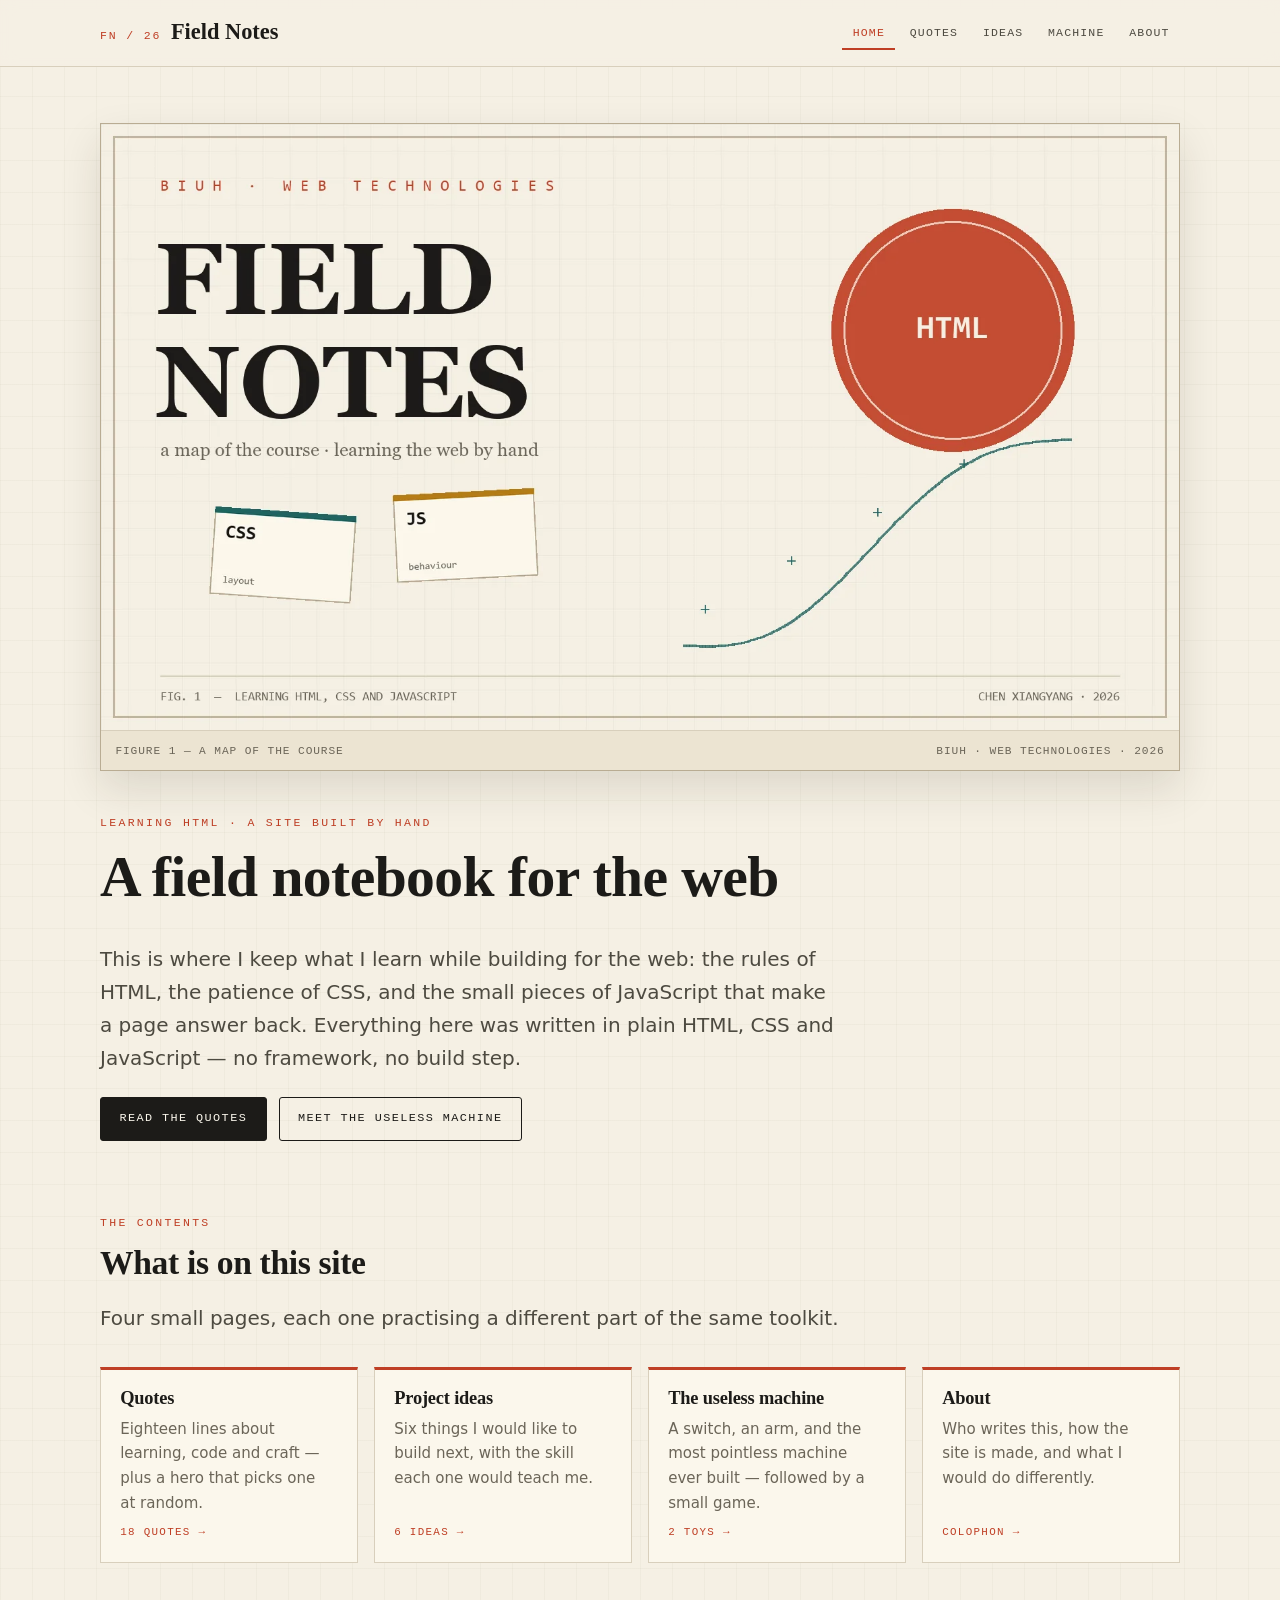
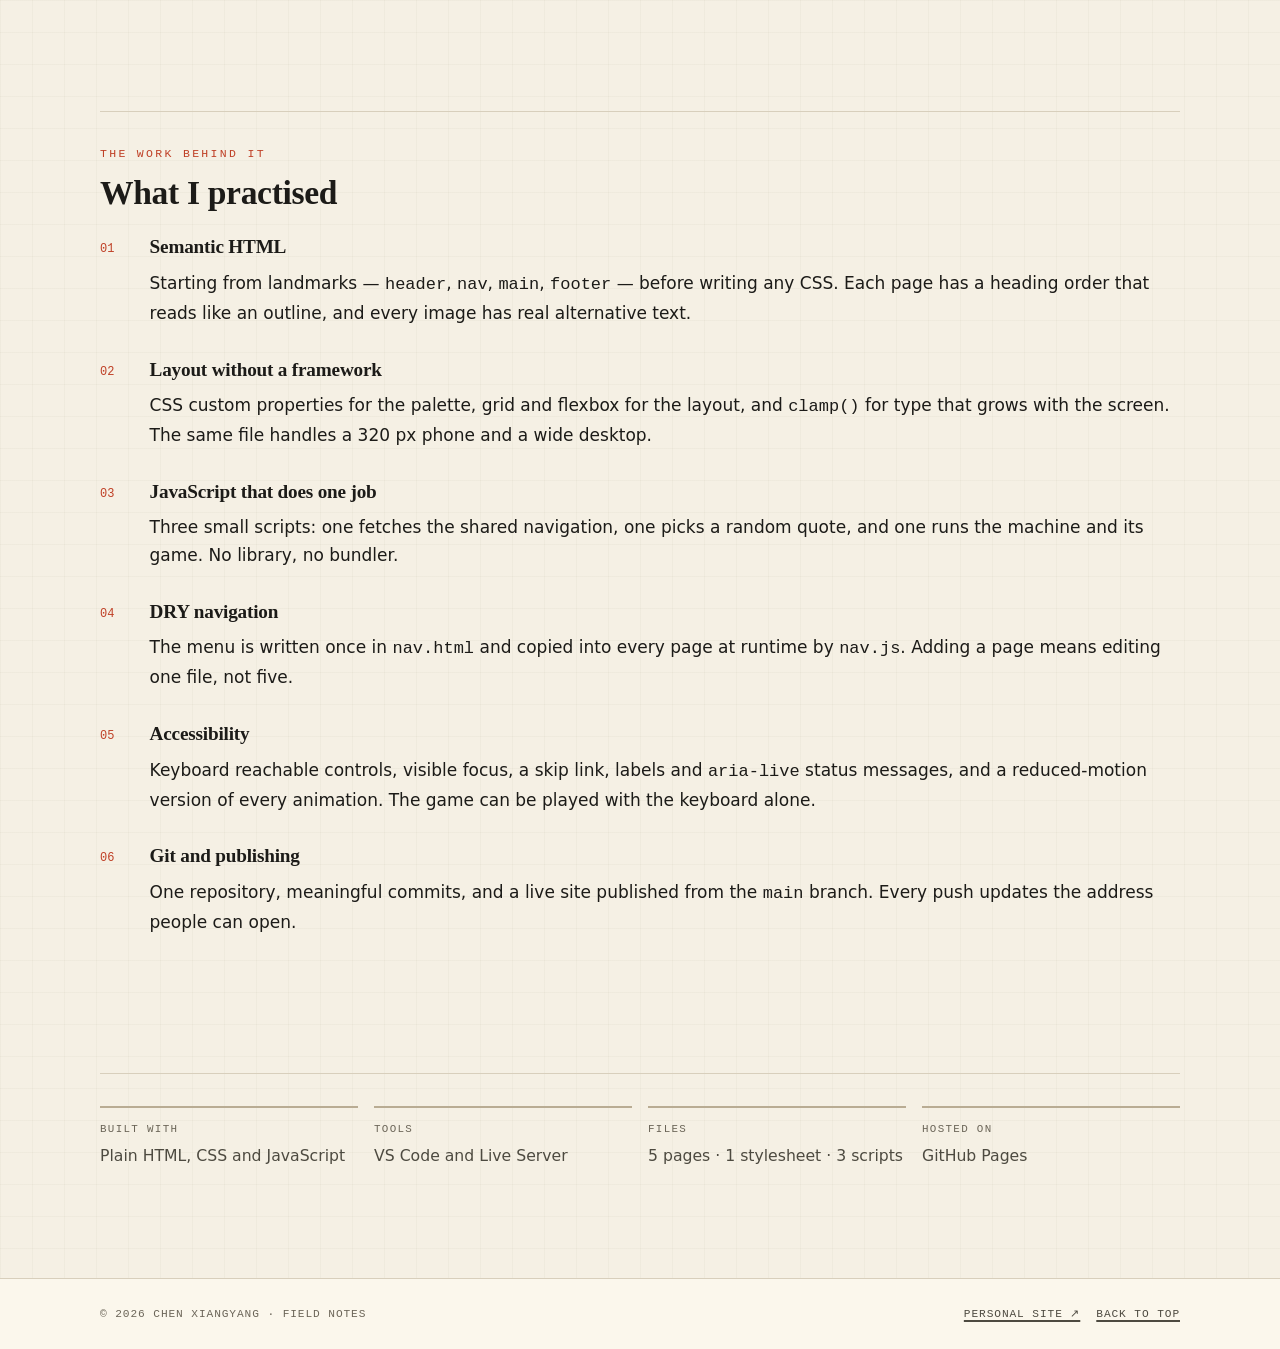
<file: index.html>
<!doctype html>
<html lang="en">
<head>
  <meta charset="utf-8">
  <meta name="viewport" content="width=device-width, initial-scale=1">
  <title>Field Notes — learning the web by hand</title>
  <meta name="description" content="A hand-written learning site about HTML, CSS and JavaScript: notes, quotes, project ideas and a useless machine.">
  <meta property="og:title" content="Field Notes — learning the web by hand">
  <meta property="og:description" content="A hand-written learning site about HTML, CSS and JavaScript: notes, quotes, project ideas and a useless machine.">
  <meta property="og:type" content="website">
  <meta property="og:image" content="images/og-cover.png">
  <meta name="theme-color" content="#f5f0e4">
  <link rel="icon" href="favicon-32.png" sizes="32x32" type="image/png">
  <link rel="apple-touch-icon" href="apple-touch-icon.png">
  <link rel="stylesheet" href="style.css">
</head>
<body>
  <a class="skip-link" href="#main">Skip to content</a>

  <header class="site-header">
    <div class="site-header__inner">
      <a class="brand" href="index.html">
        <span class="brand__mark">FN / 26</span>
        <span class="brand__name">Field Notes</span>
      </a>
      <div data-nav aria-busy="true"></div>
    </div>
  </header>

  <main id="main">
    <section class="hero">
      <div class="wrap">
        <figure class="hero__figure">
          <img src="images/hero-field-notes.webp" width="1600" height="900" alt="A drawn map of the course: a large orange circle, a teal curve and paper notes labelled HTML, CSS and JavaScript.">
          <figcaption class="hero__caption">
            <span>Figure 1 — a map of the course</span>
            <span>BiUH · Web Technologies · 2026</span>
          </figcaption>
        </figure>

        <div class="hero__text">
          <p class="kicker">Learning HTML · a site built by hand</p>
          <h1>A field notebook for the web</h1>
          <p class="lede">
            This is where I keep what I learn while building for the web: the rules of
            HTML, the patience of CSS, and the small pieces of JavaScript that make a
            page answer back. Everything here was written in plain HTML, CSS and
            JavaScript — no framework, no build step.
          </p>
          <div class="hero__actions">
            <a class="button" href="quotes.html">Read the quotes</a>
            <a class="button button--ghost" href="machine.html">Meet the useless machine</a>
          </div>
        </div>
      </div>
    </section>

    <section class="section" aria-labelledby="on-this-site">
      <div class="wrap">
        <p class="kicker">The contents</p>
        <h2 id="on-this-site">What is on this site</h2>
        <p class="lede">Four small pages, each one practising a different part of the same toolkit.</p>

        <div class="card-grid">
          <a class="card" href="quotes.html">
            <h3>Quotes</h3>
            <p>Eighteen lines about learning, code and craft — plus a hero that picks one at random.</p>
            <span class="card__meta">18 quotes →</span>
          </a>
          <a class="card" href="project.html">
            <h3>Project ideas</h3>
            <p>Six things I would like to build next, with the skill each one would teach me.</p>
            <span class="card__meta">6 ideas →</span>
          </a>
          <a class="card" href="machine.html">
            <h3>The useless machine</h3>
            <p>A switch, an arm, and the most pointless machine ever built — followed by a small game.</p>
            <span class="card__meta">2 toys →</span>
          </a>
          <a class="card" href="about.html">
            <h3>About</h3>
            <p>Who writes this, how the site is made, and what I would do differently.</p>
            <span class="card__meta">Colophon →</span>
          </a>
        </div>
      </div>
    </section>

    <section class="section section--tight" aria-labelledby="practised">
      <div class="wrap">
        <hr class="rule">
        <p class="kicker">The work behind it</p>
        <h2 id="practised">What I practised</h2>

        <ol class="numbered">
          <li>
            <span class="num">01</span>
            <div>
              <h3>Semantic HTML</h3>
              <p>Starting from landmarks — <code>header</code>, <code>nav</code>, <code>main</code>,
                <code>footer</code> — before writing any CSS. Each page has a heading order that
                reads like an outline, and every image has real alternative text.</p>
            </div>
          </li>
          <li>
            <span class="num">02</span>
            <div>
              <h3>Layout without a framework</h3>
              <p>CSS custom properties for the palette, grid and flexbox for the layout, and
                <code>clamp()</code> for type that grows with the screen. The same file handles
                a 320 px phone and a wide desktop.</p>
            </div>
          </li>
          <li>
            <span class="num">03</span>
            <div>
              <h3>JavaScript that does one job</h3>
              <p>Three small scripts: one fetches the shared navigation, one picks a random
                quote, and one runs the machine and its game. No library, no bundler.</p>
            </div>
          </li>
          <li>
            <span class="num">04</span>
            <div>
              <h3>DRY navigation</h3>
              <p>The menu is written once in <code>nav.html</code> and copied into every page at
                runtime by <code>nav.js</code>. Adding a page means editing one file, not five.</p>
            </div>
          </li>
          <li>
            <span class="num">05</span>
            <div>
              <h3>Accessibility</h3>
              <p>Keyboard reachable controls, visible focus, a skip link, labels and
                <code>aria-live</code> status messages, and a reduced-motion version of every
                animation. The game can be played with the keyboard alone.</p>
            </div>
          </li>
          <li>
            <span class="num">06</span>
            <div>
              <h3>Git and publishing</h3>
              <p>One repository, meaningful commits, and a live site published from the
                <code>main</code> branch. Every push updates the address people can open.</p>
            </div>
          </li>
        </ol>
      </div>
    </section>

    <section class="section section--tight" aria-labelledby="built">
      <div class="wrap">
        <hr class="rule">
        <dl class="fact-grid">
          <div class="fact">
            <dt>Built with</dt>
            <dd>Plain HTML, CSS and JavaScript</dd>
          </div>
          <div class="fact">
            <dt>Tools</dt>
            <dd>VS Code and Live Server</dd>
          </div>
          <div class="fact">
            <dt>Files</dt>
            <dd>5 pages · 1 stylesheet · 3 scripts</dd>
          </div>
          <div class="fact">
            <dt>Hosted on</dt>
            <dd>GitHub Pages</dd>
          </div>
        </dl>
      </div>
    </section>
  </main>

  <footer class="site-footer">
    <div class="site-footer__inner">
      <span>© 2026 Chen Xiangyang · Field Notes</span>
      <span class="site-footer__links">
        <a href="https://cxy0218-blog.pages.dev/" target="_blank" rel="noopener noreferrer">Personal site ↗</a>
        <a href="index.html">Back to top</a>
      </span>
    </div>
  </footer>

  <script src="nav.js"></script>
</body>
</html>
</file>
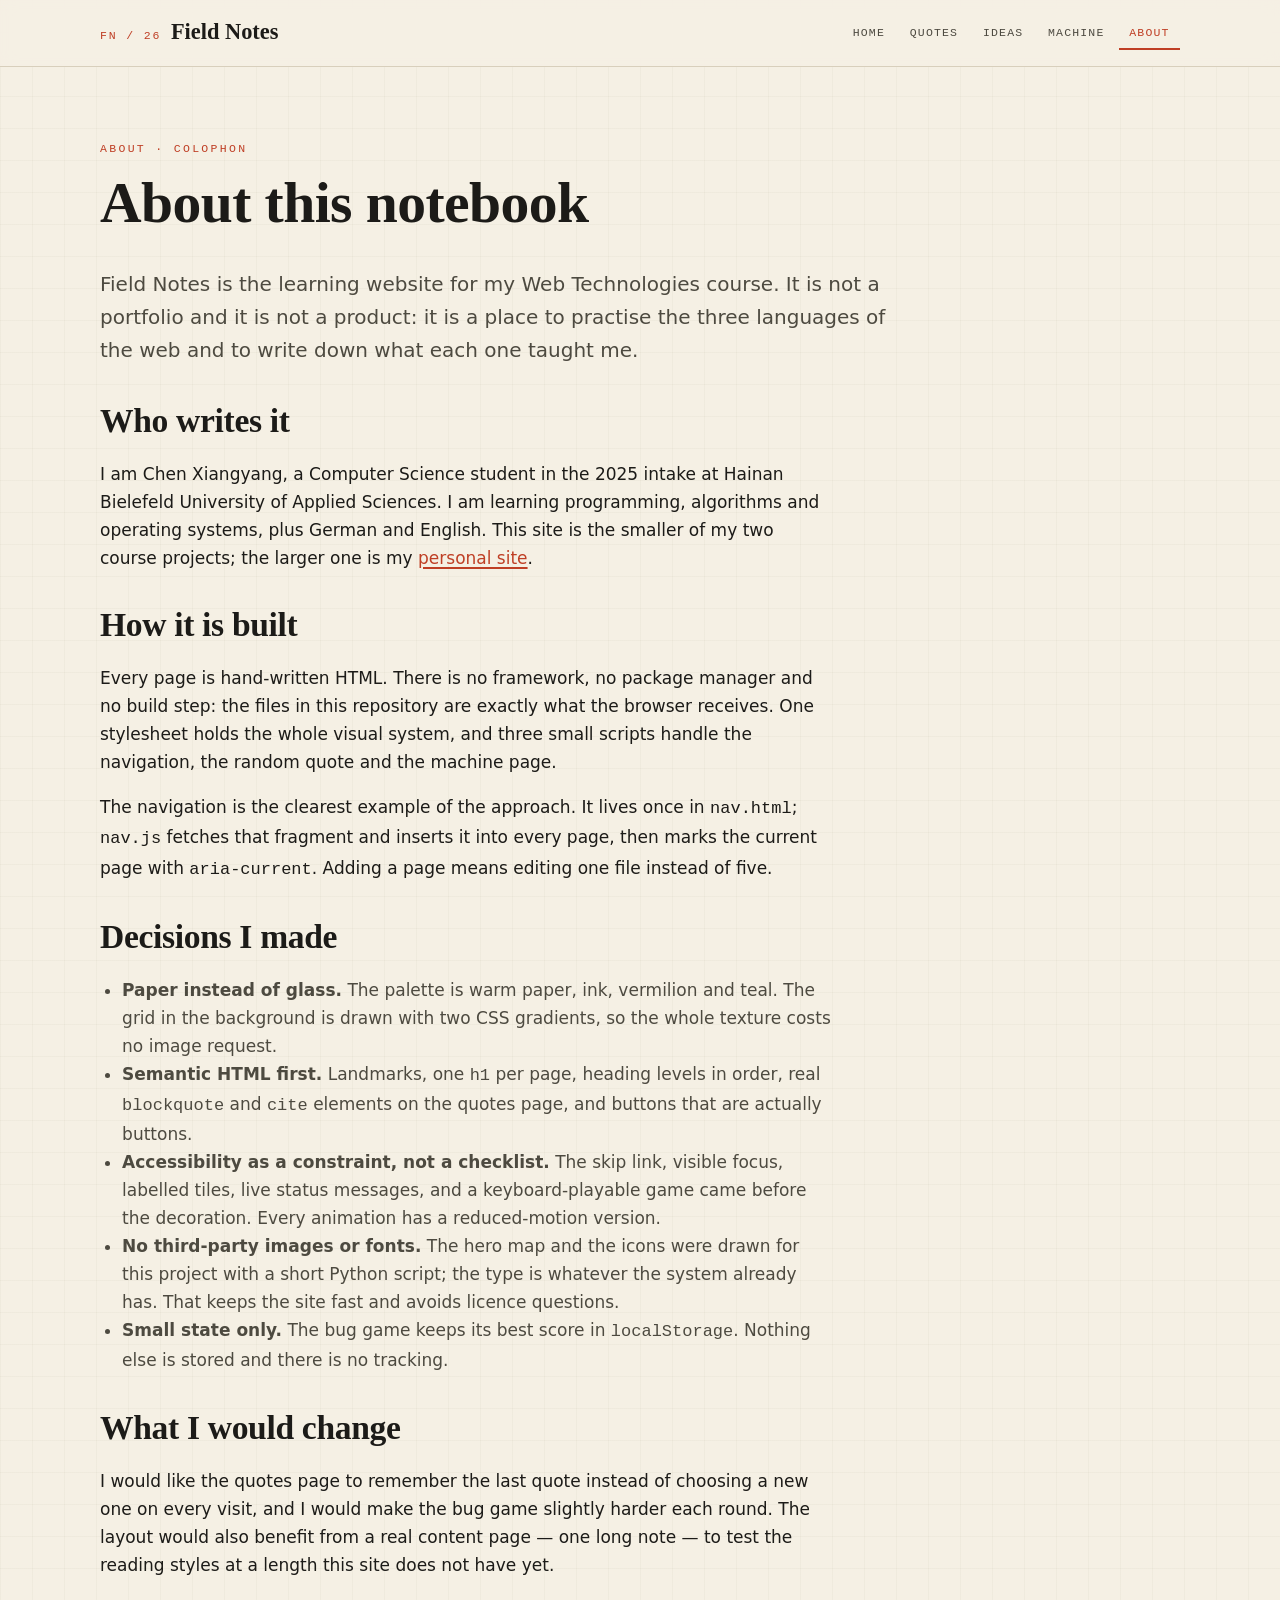
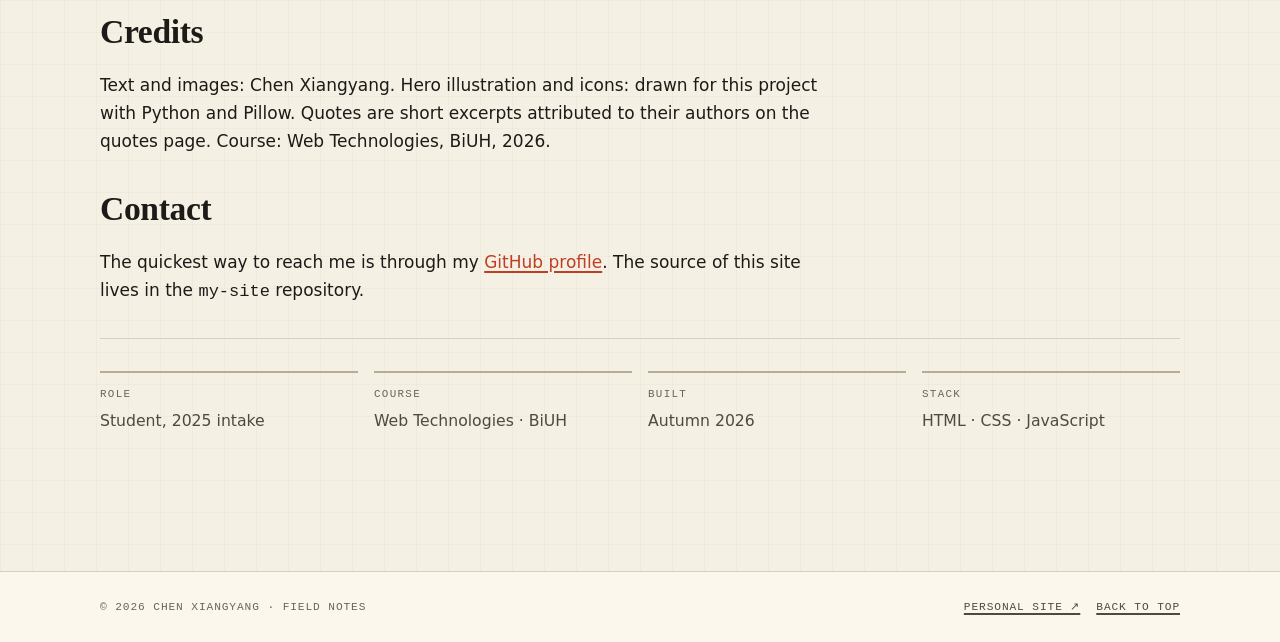
<file: about.html>
<!doctype html>
<html lang="en">
<head>
  <meta charset="utf-8">
  <meta name="viewport" content="width=device-width, initial-scale=1">
  <title>About — Field Notes</title>
  <meta name="description" content="About this learning site, how it was built, the decisions behind it and what I would change.">
  <meta property="og:title" content="About — Field Notes">
  <meta property="og:description" content="About this learning site and how it was built.">
  <meta property="og:type" content="website">
  <meta property="og:image" content="images/og-cover.png">
  <meta name="theme-color" content="#f5f0e4">
  <link rel="icon" href="favicon-32.png" sizes="32x32" type="image/png">
  <link rel="apple-touch-icon" href="apple-touch-icon.png">
  <link rel="stylesheet" href="style.css">
</head>
<body>
  <a class="skip-link" href="#main">Skip to content</a>

  <header class="site-header">
    <div class="site-header__inner">
      <a class="brand" href="index.html">
        <span class="brand__mark">FN / 26</span>
        <span class="brand__name">Field Notes</span>
      </a>
      <div data-nav aria-busy="true"></div>
    </div>
  </header>

  <main id="main">
    <section class="section">
      <div class="wrap">
        <p class="kicker">About · colophon</p>
        <h1>About this notebook</h1>
        <p class="lede">
          Field Notes is the learning website for my Web Technologies course. It is not a
          portfolio and it is not a product: it is a place to practise the three languages of
          the web and to write down what each one taught me.
        </p>

        <div class="prose-block">
          <h2>Who writes it</h2>
          <p>
            I am Chen Xiangyang, a Computer Science student in the 2025 intake at Hainan
            Bielefeld University of Applied Sciences. I am learning programming, algorithms
            and operating systems, plus German and English. This site is the smaller of my
            two course projects; the larger one is my
            <a href="https://cxy0218-blog.pages.dev/" target="_blank" rel="noopener noreferrer">personal site</a>.
          </p>

          <h2>How it is built</h2>
          <p>
            Every page is hand-written HTML. There is no framework, no package manager and no
            build step: the files in this repository are exactly what the browser receives.
            One stylesheet holds the whole visual system, and three small scripts handle the
            navigation, the random quote and the machine page.
          </p>
          <p>
            The navigation is the clearest example of the approach. It lives once in
            <code>nav.html</code>; <code>nav.js</code> fetches that fragment and inserts it
            into every page, then marks the current page with <code>aria-current</code>. Adding
            a page means editing one file instead of five.
          </p>

          <h2>Decisions I made</h2>
          <ul>
            <li>
              <strong>Paper instead of glass.</strong> The palette is warm paper, ink,
              vermilion and teal. The grid in the background is drawn with two CSS gradients,
              so the whole texture costs no image request.
            </li>
            <li>
              <strong>Semantic HTML first.</strong> Landmarks, one <code>h1</code> per page,
              heading levels in order, real <code>blockquote</code> and <code>cite</code>
              elements on the quotes page, and buttons that are actually buttons.
            </li>
            <li>
              <strong>Accessibility as a constraint, not a checklist.</strong> The skip link,
              visible focus, labelled tiles, live status messages, and a keyboard-playable
              game came before the decoration. Every animation has a reduced-motion version.
            </li>
            <li>
              <strong>No third-party images or fonts.</strong> The hero map and the icons were
              drawn for this project with a short Python script; the type is whatever the
              system already has. That keeps the site fast and avoids licence questions.
            </li>
            <li>
              <strong>Small state only.</strong> The bug game keeps its best score in
              <code>localStorage</code>. Nothing else is stored and there is no tracking.
            </li>
          </ul>

          <h2>What I would change</h2>
          <p>
            I would like the quotes page to remember the last quote instead of choosing a new
            one on every visit, and I would make the bug game slightly harder each round. The
            layout would also benefit from a real content page — one long note — to test the
            reading styles at a length this site does not have yet.
          </p>

          <h2>Credits</h2>
          <p>
            Text and images: Chen Xiangyang. Hero illustration and icons: drawn for this
            project with Python and Pillow. Quotes are short excerpts attributed to their
            authors on the quotes page. Course: Web Technologies, BiUH, 2026.
          </p>

          <h2>Contact</h2>
          <p>
            The quickest way to reach me is through my
            <a href="https://github.com/Chen070218" target="_blank" rel="noopener noreferrer">GitHub profile</a>.
            The source of this site lives in the <code>my-site</code> repository.
          </p>
        </div>

        <hr class="rule">
        <dl class="fact-grid">
          <div class="fact">
            <dt>Role</dt>
            <dd>Student, 2025 intake</dd>
          </div>
          <div class="fact">
            <dt>Course</dt>
            <dd>Web Technologies · BiUH</dd>
          </div>
          <div class="fact">
            <dt>Built</dt>
            <dd>Autumn 2026</dd>
          </div>
          <div class="fact">
            <dt>Stack</dt>
            <dd>HTML · CSS · JavaScript</dd>
          </div>
        </dl>
      </div>
    </section>
  </main>

  <footer class="site-footer">
    <div class="site-footer__inner">
      <span>© 2026 Chen Xiangyang · Field Notes</span>
      <span class="site-footer__links">
        <a href="https://cxy0218-blog.pages.dev/" target="_blank" rel="noopener noreferrer">Personal site ↗</a>
        <a href="index.html">Back to top</a>
      </span>
    </div>
  </footer>

  <script src="nav.js"></script>
</body>
</html>
</file>
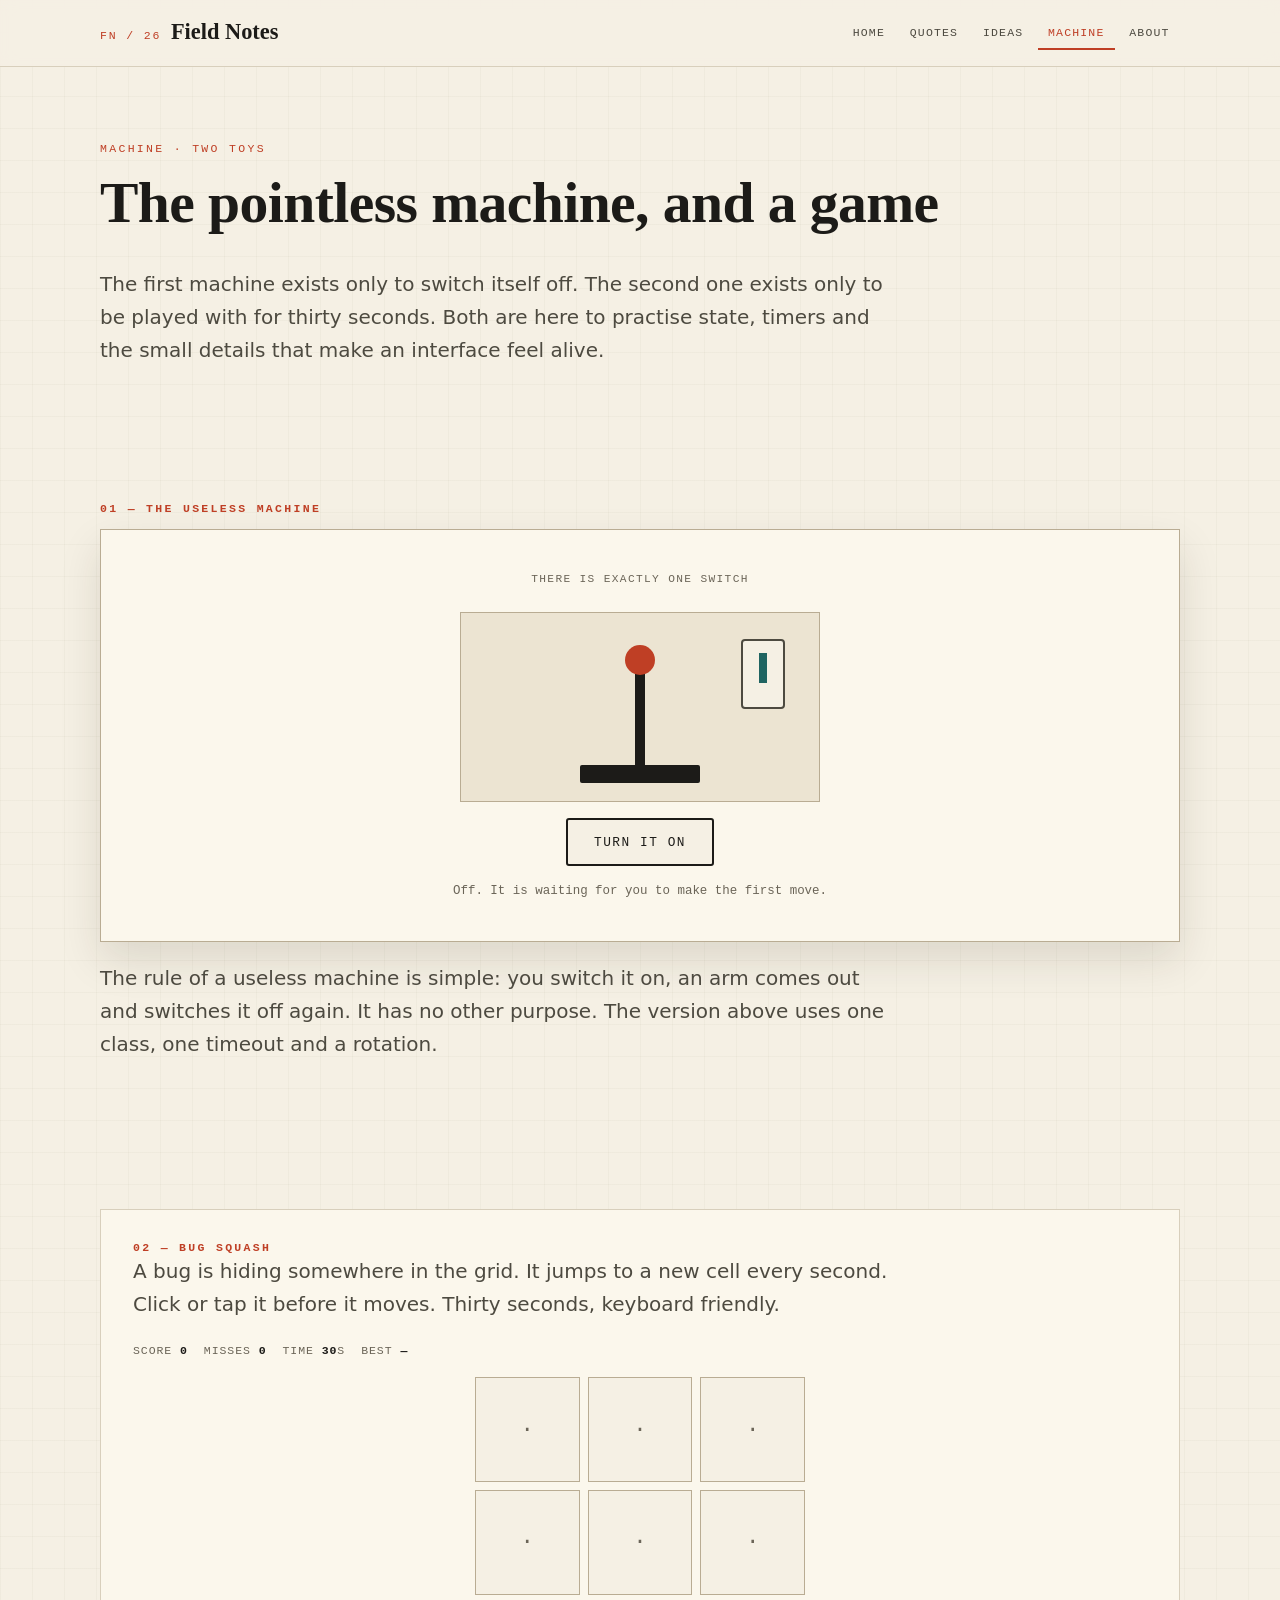
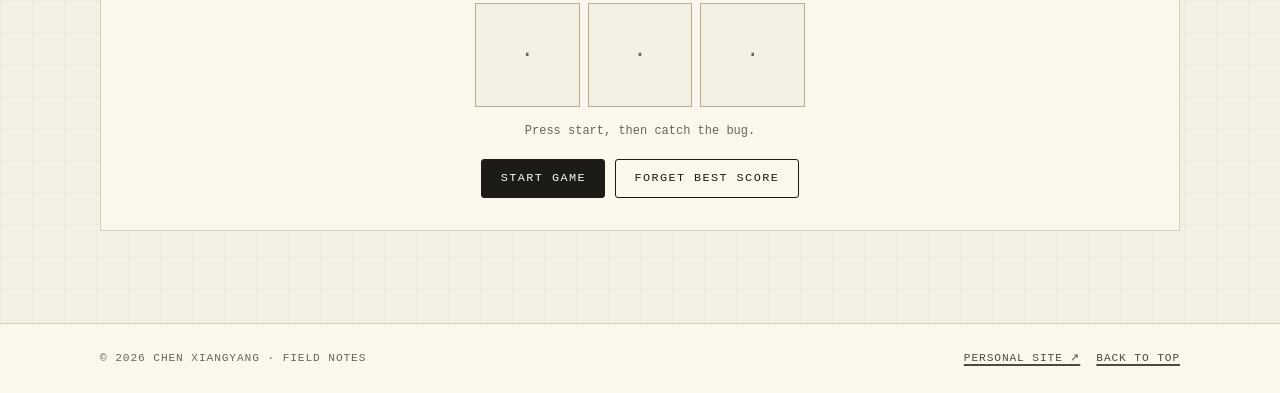
<file: machine.html>
<!doctype html>
<html lang="en">
<head>
  <meta charset="utf-8">
  <meta name="viewport" content="width=device-width, initial-scale=1">
  <title>The useless machine — Field Notes</title>
  <meta name="description" content="A switch that turns itself off, and a small bug-squashing game, both written in plain JavaScript.">
  <meta property="og:title" content="The useless machine — Field Notes">
  <meta property="og:description" content="A switch that turns itself off, and a small bug-squashing game.">
  <meta property="og:type" content="website">
  <meta property="og:image" content="images/og-cover.png">
  <meta name="theme-color" content="#f5f0e4">
  <link rel="icon" href="favicon-32.png" sizes="32x32" type="image/png">
  <link rel="apple-touch-icon" href="apple-touch-icon.png">
  <link rel="stylesheet" href="style.css">
</head>
<body>
  <a class="skip-link" href="#main">Skip to content</a>

  <header class="site-header">
    <div class="site-header__inner">
      <a class="brand" href="index.html">
        <span class="brand__mark">FN / 26</span>
        <span class="brand__name">Field Notes</span>
      </a>
      <div data-nav aria-busy="true"></div>
    </div>
  </header>

  <main id="main">
    <section class="section">
      <div class="wrap">
        <p class="kicker">Machine · two toys</p>
        <h1>The pointless machine, and a game</h1>
        <p class="lede">
          The first machine exists only to switch itself off. The second one exists only to
          be played with for thirty seconds. Both are here to practise state, timers and the
          small details that make an interface feel alive.
        </p>
      </div>
    </section>

    <section class="section section--tight" aria-labelledby="useless-title">
      <div class="wrap">
        <h2 id="useless-title" class="kicker">01 — The useless machine</h2>

        <div class="machine" id="machine">
          <p class="machine__label">There is exactly one switch</p>
          <div class="machine__stage" aria-hidden="true">
            <div class="machine__post"></div>
            <div class="machine__arm"><span class="machine__hand"></span></div>
            <div class="machine__base"></div>
          </div>
          <button class="machine__switch" type="button" id="machine-switch" aria-pressed="false">
            Turn it on
          </button>
          <p class="machine__status" id="machine-status" role="status" aria-live="polite">
            Off. It is waiting for you to make the first move.
          </p>
        </div>

        <p class="lede" style="margin-top: 1.25rem;">
          The rule of a useless machine is simple: you switch it on, an arm comes out and
          switches it off again. It has no other purpose. The version above uses one class,
          one timeout and a rotation.
        </p>
      </div>
    </section>

    <section class="section section--tight" aria-labelledby="game-title">
      <div class="wrap">
        <div class="game">
          <div class="game__head">
            <h2 id="game-title" class="kicker">02 — Bug squash</h2>
          </div>
          <p class="lede">
            A bug is hiding somewhere in the grid. It jumps to a new cell every second.
            Click or tap it before it moves. Thirty seconds, keyboard friendly.
          </p>

          <div class="game__stats">
            <span>Score <strong id="game-score">0</strong></span>
            <span>Misses <strong id="game-misses">0</strong></span>
            <span>Time <strong id="game-time">30</strong>s</span>
            <span>Best <strong id="game-best">—</strong></span>
          </div>

          <div class="game__board" id="game-board" role="group" aria-label="Bug squash board">
            <button class="game__tile" type="button" aria-label="Empty tile">·</button>
            <button class="game__tile" type="button" aria-label="Empty tile">·</button>
            <button class="game__tile" type="button" aria-label="Empty tile">·</button>
            <button class="game__tile" type="button" aria-label="Empty tile">·</button>
            <button class="game__tile" type="button" aria-label="Empty tile">·</button>
            <button class="game__tile" type="button" aria-label="Empty tile">·</button>
            <button class="game__tile" type="button" aria-label="Empty tile">·</button>
            <button class="game__tile" type="button" aria-label="Empty tile">·</button>
            <button class="game__tile" type="button" aria-label="Empty tile">·</button>
          </div>

          <p class="game__note" id="game-note" role="status" aria-live="polite">
            Press start, then catch the bug.
          </p>

          <div class="game__actions">
            <button class="button" type="button" id="game-start">Start game</button>
            <button class="button button--ghost" type="button" id="game-reset">Forget best score</button>
          </div>
        </div>
      </div>
    </section>
  </main>

  <footer class="site-footer">
    <div class="site-footer__inner">
      <span>© 2026 Chen Xiangyang · Field Notes</span>
      <span class="site-footer__links">
        <a href="https://cxy0218-blog.pages.dev/" target="_blank" rel="noopener noreferrer">Personal site ↗</a>
        <a href="index.html">Back to top</a>
      </span>
    </div>
  </footer>

  <script src="nav.js"></script>
  <script src="machine.js"></script>
</body>
</html>
</file>
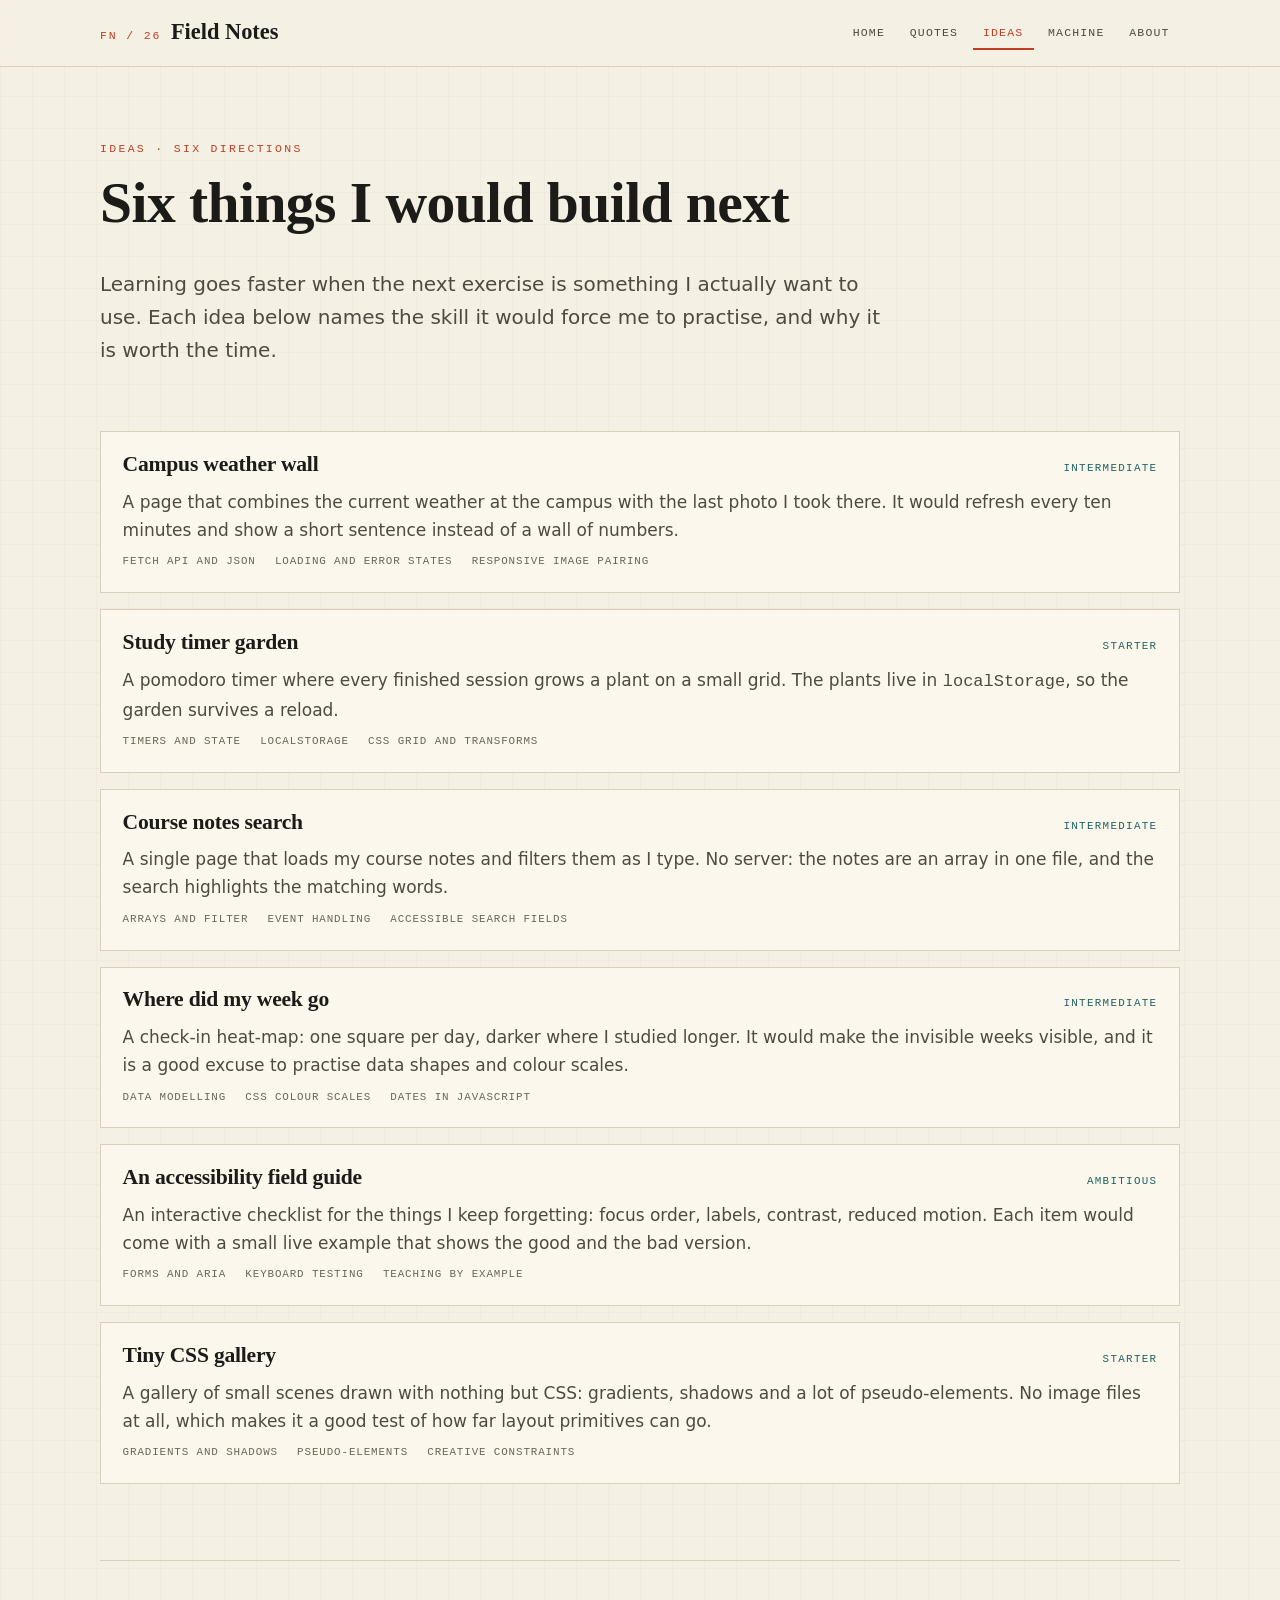
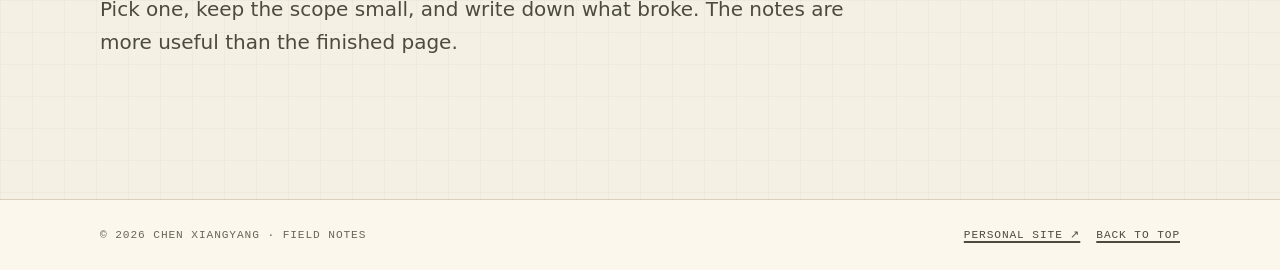
<file: project.html>
<!doctype html>
<html lang="en">
<head>
  <meta charset="utf-8">
  <meta name="viewport" content="width=device-width, initial-scale=1">
  <title>Project ideas — Field Notes</title>
  <meta name="description" content="Six project ideas for practising HTML, CSS and JavaScript, with the skills each one teaches.">
  <meta property="og:title" content="Project ideas — Field Notes">
  <meta property="og:description" content="Six project ideas for practising HTML, CSS and JavaScript.">
  <meta property="og:type" content="website">
  <meta property="og:image" content="images/og-cover.png">
  <meta name="theme-color" content="#f5f0e4">
  <link rel="icon" href="favicon-32.png" sizes="32x32" type="image/png">
  <link rel="apple-touch-icon" href="apple-touch-icon.png">
  <link rel="stylesheet" href="style.css">
</head>
<body>
  <a class="skip-link" href="#main">Skip to content</a>

  <header class="site-header">
    <div class="site-header__inner">
      <a class="brand" href="index.html">
        <span class="brand__mark">FN / 26</span>
        <span class="brand__name">Field Notes</span>
      </a>
      <div data-nav aria-busy="true"></div>
    </div>
  </header>

  <main id="main">
    <section class="section">
      <div class="wrap">
        <p class="kicker">Ideas · six directions</p>
        <h1>Six things I would build next</h1>
        <p class="lede">
          Learning goes faster when the next exercise is something I actually want to use.
          Each idea below names the skill it would force me to practise, and why it is
          worth the time.
        </p>

        <div class="section--tight" aria-label="Project ideas">
          <article class="idea">
            <div class="idea__head">
              <h2>Campus weather wall</h2>
              <span class="idea__tag">Intermediate</span>
            </div>
            <p>
              A page that combines the current weather at the campus with the last photo I
              took there. It would refresh every ten minutes and show a short sentence
              instead of a wall of numbers.
            </p>
            <ul class="idea__meta">
              <li>Fetch API and JSON</li>
              <li>Loading and error states</li>
              <li>Responsive image pairing</li>
            </ul>
          </article>

          <article class="idea">
            <div class="idea__head">
              <h2>Study timer garden</h2>
              <span class="idea__tag">Starter</span>
            </div>
            <p>
              A pomodoro timer where every finished session grows a plant on a small grid.
              The plants live in <code>localStorage</code>, so the garden survives a reload.
            </p>
            <ul class="idea__meta">
              <li>Timers and state</li>
              <li><code>localStorage</code></li>
              <li>CSS grid and transforms</li>
            </ul>
          </article>

          <article class="idea">
            <div class="idea__head">
              <h2>Course notes search</h2>
              <span class="idea__tag">Intermediate</span>
            </div>
            <p>
              A single page that loads my course notes and filters them as I type. No server:
              the notes are an array in one file, and the search highlights the matching words.
            </p>
            <ul class="idea__meta">
              <li>Arrays and <code>filter</code></li>
              <li>Event handling</li>
              <li>Accessible search fields</li>
            </ul>
          </article>

          <article class="idea">
            <div class="idea__head">
              <h2>Where did my week go</h2>
              <span class="idea__tag">Intermediate</span>
            </div>
            <p>
              A check-in heat-map: one square per day, darker where I studied longer. It would
              make the invisible weeks visible, and it is a good excuse to practise data
              shapes and colour scales.
            </p>
            <ul class="idea__meta">
              <li>Data modelling</li>
              <li>CSS colour scales</li>
              <li>Dates in JavaScript</li>
            </ul>
          </article>

          <article class="idea">
            <div class="idea__head">
              <h2>An accessibility field guide</h2>
              <span class="idea__tag">Ambitious</span>
            </div>
            <p>
              An interactive checklist for the things I keep forgetting: focus order, labels,
              contrast, reduced motion. Each item would come with a small live example that
              shows the good and the bad version.
            </p>
            <ul class="idea__meta">
              <li>Forms and ARIA</li>
              <li>Keyboard testing</li>
              <li>Teaching by example</li>
            </ul>
          </article>

          <article class="idea">
            <div class="idea__head">
              <h2>Tiny CSS gallery</h2>
              <span class="idea__tag">Starter</span>
            </div>
            <p>
              A gallery of small scenes drawn with nothing but CSS: gradients, shadows and a
              lot of pseudo-elements. No image files at all, which makes it a good test of
              how far layout primitives can go.
            </p>
            <ul class="idea__meta">
              <li>Gradients and shadows</li>
              <li>Pseudo-elements</li>
              <li>Creative constraints</li>
            </ul>
          </article>
        </div>

        <hr class="rule">
        <p class="lede">
          Pick one, keep the scope small, and write down what broke. The notes are more
          useful than the finished page.
        </p>
      </div>
    </section>
  </main>

  <footer class="site-footer">
    <div class="site-footer__inner">
      <span>© 2026 Chen Xiangyang · Field Notes</span>
      <span class="site-footer__links">
        <a href="https://cxy0218-blog.pages.dev/" target="_blank" rel="noopener noreferrer">Personal site ↗</a>
        <a href="index.html">Back to top</a>
      </span>
    </div>
  </footer>

  <script src="nav.js"></script>
</body>
</html>
</file>
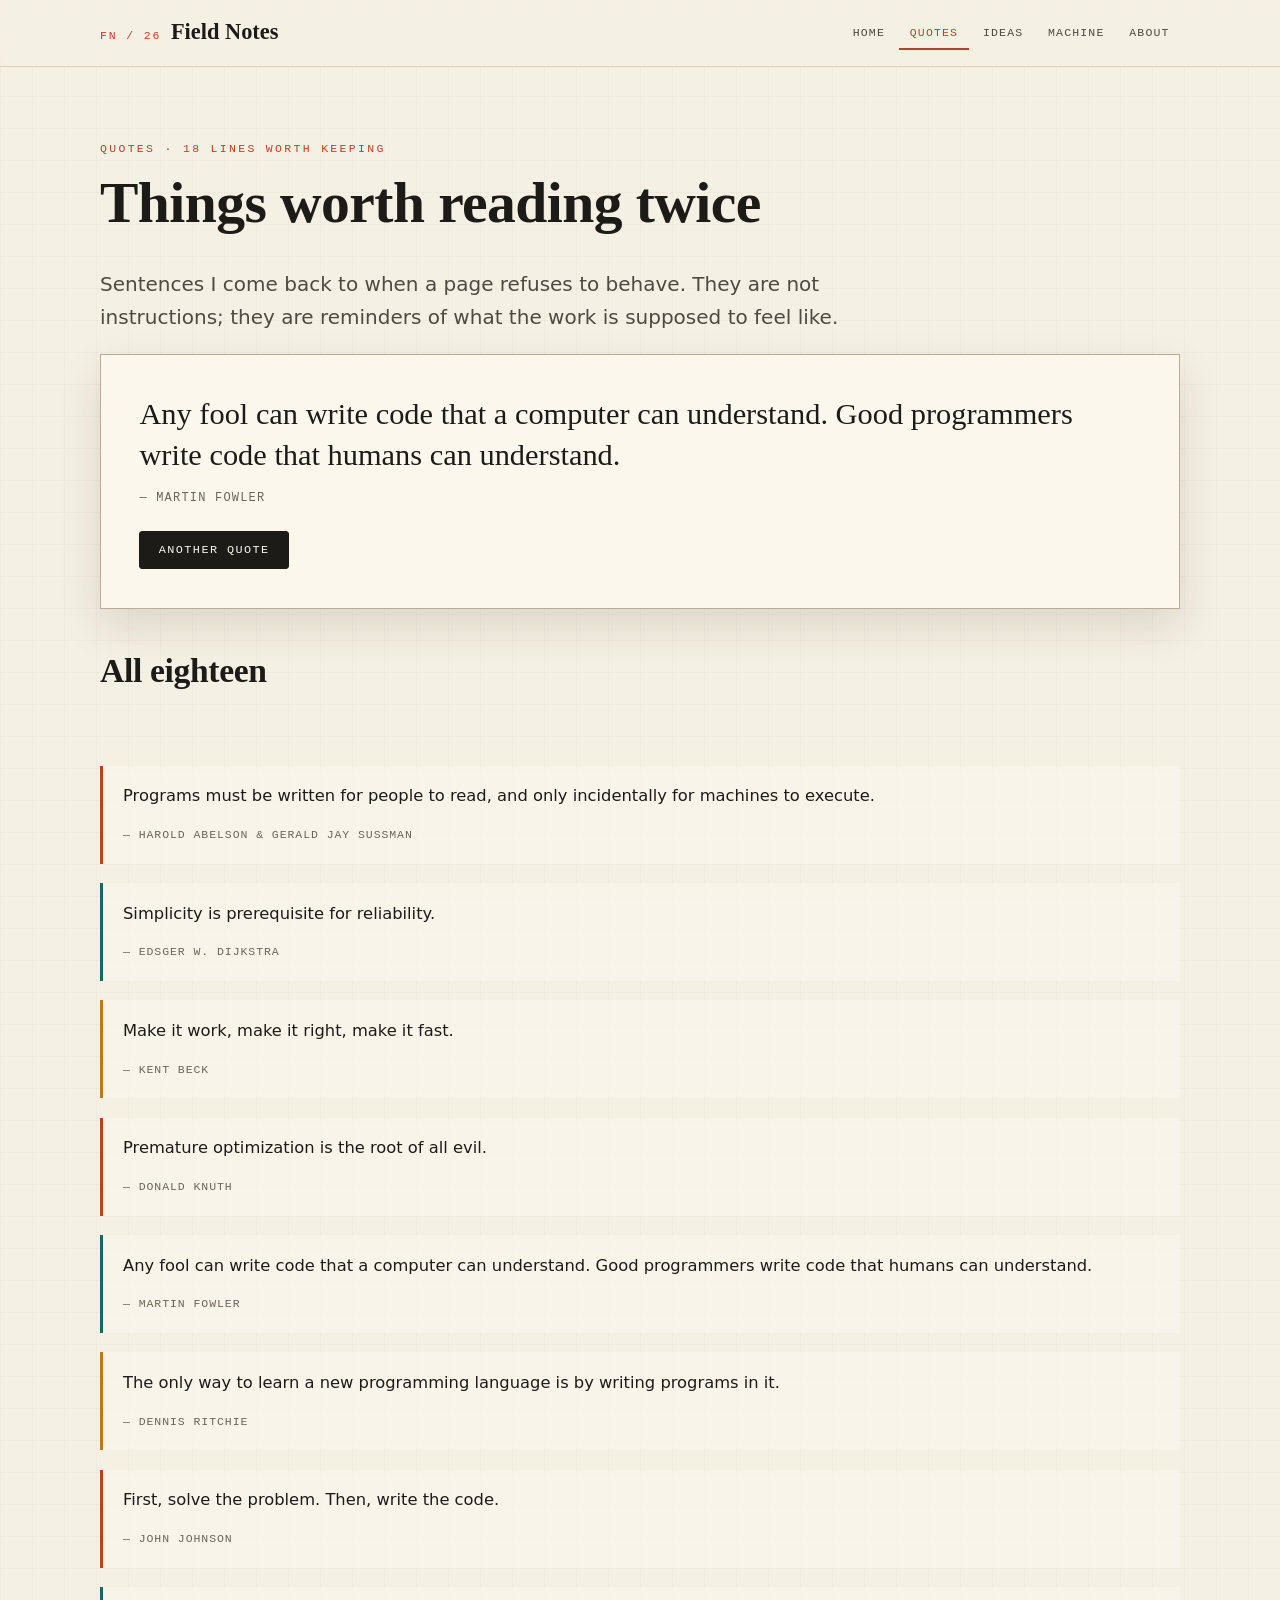
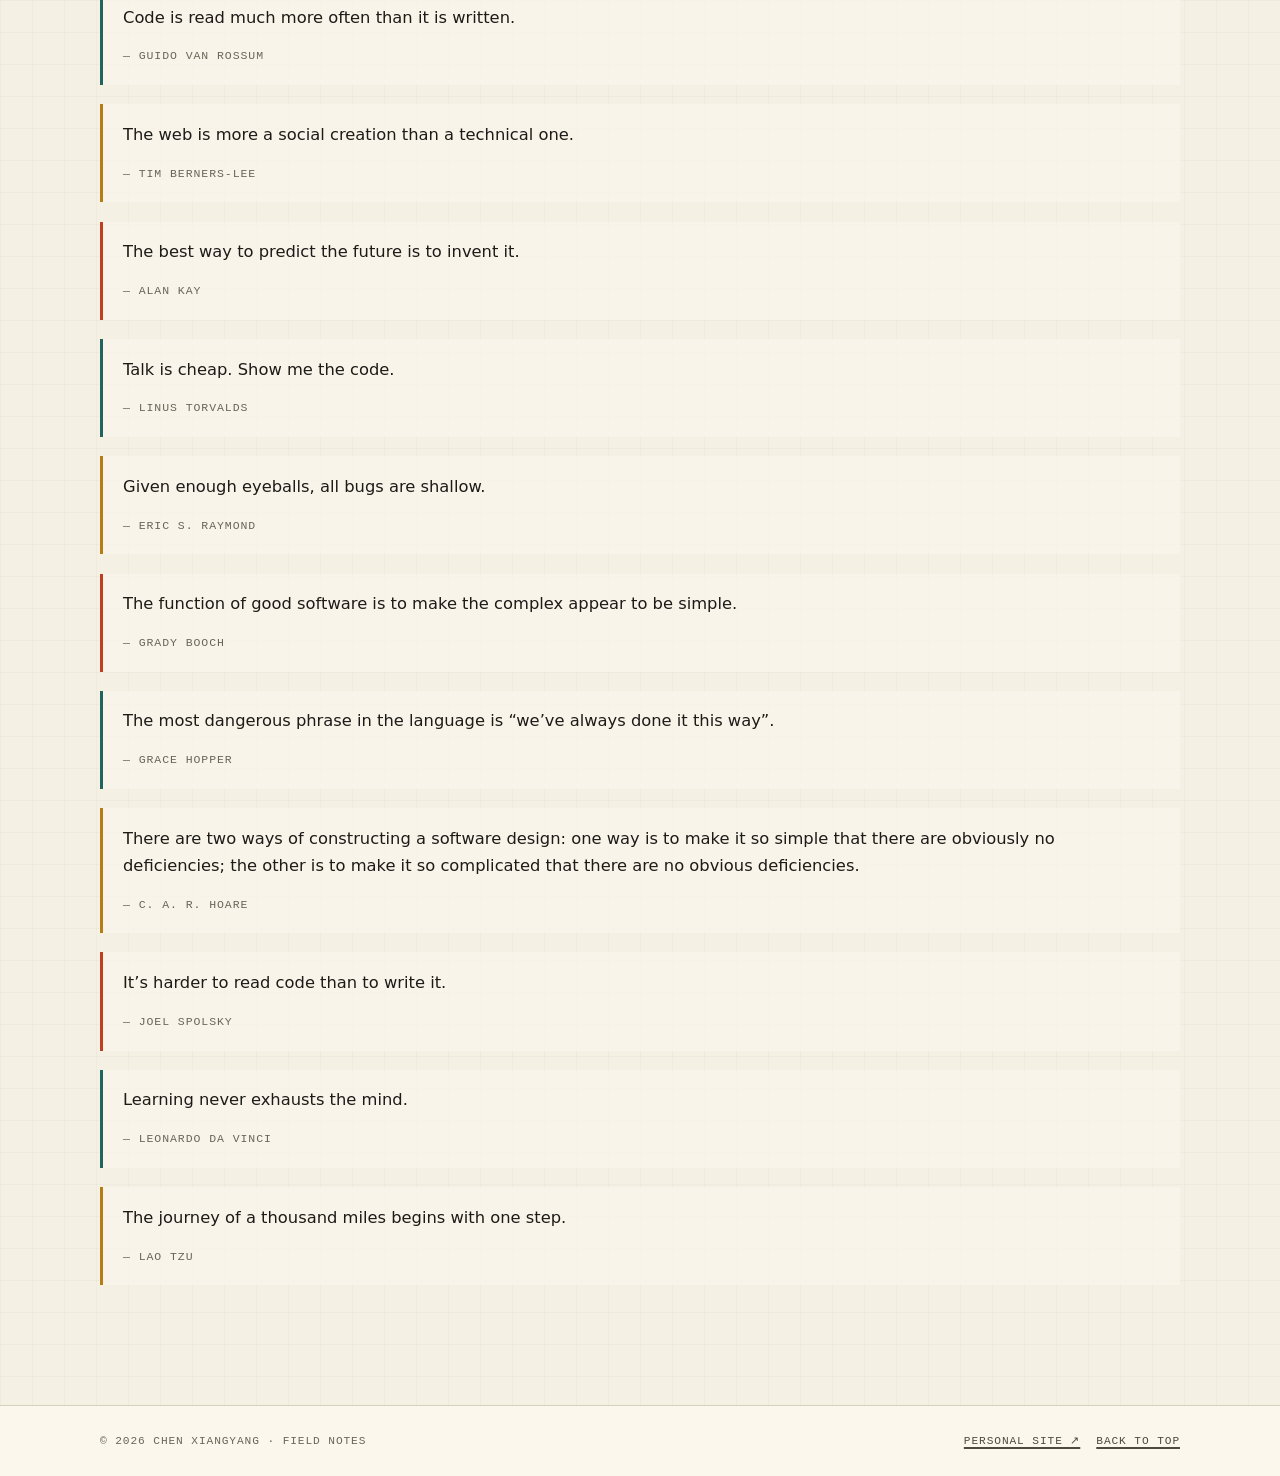
<file: quotes.html>
<!doctype html>
<html lang="en">
<head>
  <meta charset="utf-8">
  <meta name="viewport" content="width=device-width, initial-scale=1">
  <title>Quotes — Field Notes</title>
  <meta name="description" content="Eighteen quotes about learning, code and craft, with a hero that shows a random one each time.">
  <meta property="og:title" content="Quotes — Field Notes">
  <meta property="og:description" content="Eighteen quotes about learning, code and craft.">
  <meta property="og:type" content="website">
  <meta property="og:image" content="images/og-cover.png">
  <meta name="theme-color" content="#f5f0e4">
  <link rel="icon" href="favicon-32.png" sizes="32x32" type="image/png">
  <link rel="apple-touch-icon" href="apple-touch-icon.png">
  <link rel="stylesheet" href="style.css">
</head>
<body>
  <a class="skip-link" href="#main">Skip to content</a>

  <header class="site-header">
    <div class="site-header__inner">
      <a class="brand" href="index.html">
        <span class="brand__mark">FN / 26</span>
        <span class="brand__name">Field Notes</span>
      </a>
      <div data-nav aria-busy="true"></div>
    </div>
  </header>

  <main id="main">
    <section class="section">
      <div class="wrap">
        <p class="kicker">Quotes · 18 lines worth keeping</p>
        <h1>Things worth reading twice</h1>
        <p class="lede">
          Sentences I come back to when a page refuses to behave. They are not instructions;
          they are reminders of what the work is supposed to feel like.
        </p>

        <div class="quote-hero" role="region" aria-label="Random quote">
          <blockquote>
            <p id="quote-text" aria-live="polite">Programs must be written for people to read, and only incidentally for machines to execute.</p>
            <footer id="quote-author">Harold Abelson &amp; Gerald Jay Sussman</footer>
          </blockquote>
          <div class="hero__actions">
            <button class="button" type="button" id="new-quote">Another quote</button>
          </div>
        </div>

        <h2 class="section--tight" id="all-quotes">All eighteen</h2>
        <ol class="quote-list" aria-labelledby="all-quotes">
          <li>
            <blockquote><p>Programs must be written for people to read, and only incidentally for machines to execute.</p></blockquote>
            <cite>— Harold Abelson &amp; Gerald Jay Sussman</cite>
          </li>
          <li>
            <blockquote><p>Simplicity is prerequisite for reliability.</p></blockquote>
            <cite>— Edsger W. Dijkstra</cite>
          </li>
          <li>
            <blockquote><p>Make it work, make it right, make it fast.</p></blockquote>
            <cite>— Kent Beck</cite>
          </li>
          <li>
            <blockquote><p>Premature optimization is the root of all evil.</p></blockquote>
            <cite>— Donald Knuth</cite>
          </li>
          <li>
            <blockquote><p>Any fool can write code that a computer can understand. Good programmers write code that humans can understand.</p></blockquote>
            <cite>— Martin Fowler</cite>
          </li>
          <li>
            <blockquote><p>The only way to learn a new programming language is by writing programs in it.</p></blockquote>
            <cite>— Dennis Ritchie</cite>
          </li>
          <li>
            <blockquote><p>First, solve the problem. Then, write the code.</p></blockquote>
            <cite>— John Johnson</cite>
          </li>
          <li>
            <blockquote><p>Code is read much more often than it is written.</p></blockquote>
            <cite>— Guido van Rossum</cite>
          </li>
          <li>
            <blockquote><p>The web is more a social creation than a technical one.</p></blockquote>
            <cite>— Tim Berners-Lee</cite>
          </li>
          <li>
            <blockquote><p>The best way to predict the future is to invent it.</p></blockquote>
            <cite>— Alan Kay</cite>
          </li>
          <li>
            <blockquote><p>Talk is cheap. Show me the code.</p></blockquote>
            <cite>— Linus Torvalds</cite>
          </li>
          <li>
            <blockquote><p>Given enough eyeballs, all bugs are shallow.</p></blockquote>
            <cite>— Eric S. Raymond</cite>
          </li>
          <li>
            <blockquote><p>The function of good software is to make the complex appear to be simple.</p></blockquote>
            <cite>— Grady Booch</cite>
          </li>
          <li>
            <blockquote><p>The most dangerous phrase in the language is “we’ve always done it this way”.</p></blockquote>
            <cite>— Grace Hopper</cite>
          </li>
          <li>
            <blockquote><p>There are two ways of constructing a software design: one way is to make it so simple that there are obviously no deficiencies; the other is to make it so complicated that there are no obvious deficiencies.</p></blockquote>
            <cite>— C. A. R. Hoare</cite>
          </li>
          <li>
            <blockquote><p>It’s harder to read code than to write it.</p></blockquote>
            <cite>— Joel Spolsky</cite>
          </li>
          <li>
            <blockquote><p>Learning never exhausts the mind.</p></blockquote>
            <cite>— Leonardo da Vinci</cite>
          </li>
          <li>
            <blockquote><p>The journey of a thousand miles begins with one step.</p></blockquote>
            <cite>— Lao Tzu</cite>
          </li>
        </ol>
      </div>
    </section>
  </main>

  <footer class="site-footer">
    <div class="site-footer__inner">
      <span>© 2026 Chen Xiangyang · Field Notes</span>
      <span class="site-footer__links">
        <a href="https://cxy0218-blog.pages.dev/" target="_blank" rel="noopener noreferrer">Personal site ↗</a>
        <a href="index.html">Back to top</a>
      </span>
    </div>
  </footer>

  <script src="nav.js"></script>
  <script src="quotes.js"></script>
</body>
</html>
</file>
<file: style.css>
/* ============================================================
   Field Notes — Web Technologies learning site
   Hand-written CSS, no framework, no build step.
   Palette: warm paper, ink, vermilion, teal, ochre.
   ============================================================ */

:root {
  --paper: #f5f0e4;
  --paper-raised: #fbf7ec;
  --paper-sunk: #ece4d2;
  --ink: #1c1b18;
  --ink-soft: #4d4a40;
  --muted: #6b6558;
  --line: #d8cfbc;
  --line-strong: #b9ac93;
  --accent: #bf3f25;
  --accent-soft: #f0d3c9;
  --teal: #1f6461;
  --teal-soft: #cfe3df;
  --ochre: #b57c17;
  --shadow: 0 18px 40px rgba(42, 35, 20, 0.12);
  --font-display: Georgia, "Times New Roman", "Songti SC", serif;
  --font-body: system-ui, -apple-system, "Segoe UI", Roboto, Helvetica, Arial, sans-serif;
  --font-mono: ui-monospace, "Cascadia Code", "SFMono-Regular", Consolas, "Liberation Mono", monospace;
  --radius: 3px;
  --wrap: 1080px;
}

@media (prefers-color-scheme: dark) {
  :root {
    --paper: #171512;
    --paper-raised: #201d18;
    --paper-sunk: #100f0c;
    --ink: #f2ecdd;
    --ink-soft: #d7cfbd;
    --muted: #a69d8b;
    --line: #3a352a;
    --line-strong: #5b5342;
    --accent: #ff7a5c;
    --accent-soft: #3a211b;
    --teal: #7fc7bd;
    --teal-soft: #173231;
    --ochre: #e6b45a;
    --shadow: 0 18px 40px rgba(0, 0, 0, 0.45);
  }
}

*,
*::before,
*::after {
  box-sizing: border-box;
}

html {
  scroll-behavior: smooth;
}

body {
  margin: 0;
  color: var(--ink);
  background-color: var(--paper);
  background-image:
    linear-gradient(rgba(120, 105, 80, 0.045) 1px, transparent 1px),
    linear-gradient(90deg, rgba(120, 105, 80, 0.045) 1px, transparent 1px);
  background-size: 32px 32px;
  font-family: var(--font-body);
  font-size: 1.0625rem;
  line-height: 1.65;
  -webkit-font-smoothing: antialiased;
}

@media (prefers-color-scheme: dark) {
  body {
    background-image:
      linear-gradient(rgba(255, 255, 255, 0.035) 1px, transparent 1px),
      linear-gradient(90deg, rgba(255, 255, 255, 0.035) 1px, transparent 1px);
  }
}

img {
  max-width: 100%;
  height: auto;
  display: block;
}

a {
  color: var(--accent);
  text-decoration-thickness: 2px;
  text-underline-offset: 3px;
}

a:hover {
  color: var(--ink);
}

:focus-visible {
  outline: 3px solid var(--accent);
  outline-offset: 3px;
}

::selection {
  background: var(--accent);
  color: var(--paper-raised);
}

h1,
h2,
h3 {
  font-family: var(--font-display);
  font-weight: 600;
  line-height: 1.1;
  letter-spacing: -0.01em;
  text-wrap: balance;
  margin: 0 0 0.6em;
}

h1 {
  font-size: clamp(2.2rem, 5vw, 3.6rem);
}

h2 {
  font-size: clamp(1.5rem, 3vw, 2.1rem);
}

h3 {
  font-size: 1.2rem;
}

p {
  margin: 0 0 1em;
  text-wrap: pretty;
}

ul,
ol {
  padding-left: 1.3em;
}

code,
kbd,
pre {
  font-family: var(--font-mono);
}

/* Skip link */
.skip-link {
  position: absolute;
  left: 1rem;
  top: -4rem;
  z-index: 100;
  padding: 0.7rem 1.1rem;
  background: var(--ink);
  color: var(--paper);
  border-radius: var(--radius);
  font-family: var(--font-mono);
  font-size: 0.8rem;
  text-decoration: none;
  transition: top 0.15s ease;
}

.skip-link:focus {
  top: 1rem;
}

/* Header and injected navigation */
.site-header {
  border-bottom: 1px solid var(--line);
  background: color-mix(in srgb, var(--paper) 88%, transparent);
  backdrop-filter: blur(8px);
  position: sticky;
  top: 0;
  z-index: 20;
}

.site-header__inner {
  width: min(100% - 2rem, var(--wrap));
  margin-inline: auto;
  display: flex;
  flex-wrap: wrap;
  align-items: center;
  justify-content: space-between;
  gap: 0.75rem;
  padding: 0.9rem 0;
}

.brand {
  display: inline-flex;
  align-items: baseline;
  gap: 0.6rem;
  color: var(--ink);
  text-decoration: none;
}

.brand__mark {
  font-family: var(--font-mono);
  font-size: 0.72rem;
  letter-spacing: 0.16em;
  color: var(--accent);
  text-transform: uppercase;
}

.brand__name {
  font-family: var(--font-display);
  font-size: 1.4rem;
  font-weight: 600;
}

.site-nav ul {
  display: flex;
  flex-wrap: wrap;
  gap: 0.25rem;
  list-style: none;
  margin: 0;
  padding: 0;
}

.site-nav a {
  display: inline-block;
  padding: 0.4rem 0.65rem;
  color: var(--ink-soft);
  font-family: var(--font-mono);
  font-size: 0.72rem;
  letter-spacing: 0.1em;
  text-transform: uppercase;
  text-decoration: none;
  border-bottom: 2px solid transparent;
}

.site-nav a:hover {
  color: var(--ink);
  border-bottom-color: var(--line-strong);
}

.site-nav a[aria-current="page"] {
  color: var(--accent);
  border-bottom-color: var(--accent);
}

/* Layout */
.wrap {
  width: min(100% - 2rem, var(--wrap));
  margin-inline: auto;
}

main {
  display: block;
}

.section {
  padding: clamp(2.5rem, 6vw, 4.5rem) 0;
}

.section--tight {
  padding: clamp(1.75rem, 4vw, 2.75rem) 0;
}

.kicker {
  font-family: var(--font-mono);
  font-size: 0.72rem;
  letter-spacing: 0.2em;
  text-transform: uppercase;
  color: var(--accent);
  margin: 0 0 0.8rem;
}

.lede {
  font-size: clamp(1.05rem, 2vw, 1.25rem);
  color: var(--ink-soft);
  max-width: 62ch;
}

.rule {
  border: 0;
  border-top: 1px solid var(--line);
  margin: 2rem 0;
}

/* Hero */
.hero {
  padding: clamp(2rem, 5vw, 3.5rem) 0 0;
}

.hero__figure {
  position: relative;
  margin: 0;
  border: 1px solid var(--line-strong);
  background: var(--paper-sunk);
  box-shadow: var(--shadow);
}

.hero__figure img {
  width: 100%;
  aspect-ratio: 16 / 9;
  object-fit: cover;
}

.hero__caption {
  display: flex;
  flex-wrap: wrap;
  justify-content: space-between;
  gap: 0.4rem 1rem;
  padding: 0.65rem 0.9rem;
  border-top: 1px solid var(--line);
  font-family: var(--font-mono);
  font-size: 0.7rem;
  letter-spacing: 0.08em;
  text-transform: uppercase;
  color: var(--muted);
}

.hero__text {
  max-width: 46rem;
  margin-top: clamp(1.6rem, 4vw, 2.6rem);
}

.hero__actions {
  display: flex;
  flex-wrap: wrap;
  gap: 0.75rem;
  margin-top: 1.4rem;
}

.button {
  display: inline-flex;
  align-items: center;
  gap: 0.5rem;
  padding: 0.7rem 1.15rem;
  border: 1px solid var(--ink);
  border-radius: var(--radius);
  background: var(--ink);
  color: var(--paper-raised);
  font-family: var(--font-mono);
  font-size: 0.74rem;
  letter-spacing: 0.12em;
  text-transform: uppercase;
  text-decoration: none;
  cursor: pointer;
  transition: transform 0.15s ease, background-color 0.15s ease, color 0.15s ease;
}

.button:hover {
  background: var(--accent);
  border-color: var(--accent);
  color: #fff;
  transform: translateY(-1px);
}

.button--ghost {
  background: transparent;
  color: var(--ink);
}

.button--ghost:hover {
  background: var(--ink);
  color: var(--paper);
  border-color: var(--ink);
}

.button[disabled] {
  opacity: 0.45;
  cursor: not-allowed;
  transform: none;
}

/* Cards */
.card-grid {
  display: grid;
  grid-template-columns: repeat(auto-fit, minmax(220px, 1fr));
  gap: 1rem;
  margin-top: 2rem;
}

.card {
  display: flex;
  flex-direction: column;
  gap: 0.5rem;
  padding: 1.15rem 1.2rem 1.25rem;
  border: 1px solid var(--line);
  border-top: 3px solid var(--accent);
  background: var(--paper-raised);
  color: inherit;
  text-decoration: none;
  transition: transform 0.15s ease, box-shadow 0.15s ease;
}

a.card:hover {
  transform: translateY(-3px);
  box-shadow: var(--shadow);
}

.card h3 {
  margin: 0;
  font-size: 1.15rem;
}

.card p {
  margin: 0;
  color: var(--muted);
  font-size: 0.94rem;
}

.card__meta {
  margin-top: auto;
  font-family: var(--font-mono);
  font-size: 0.68rem;
  letter-spacing: 0.12em;
  text-transform: uppercase;
  color: var(--accent);
}

/* Lists with numbers */
.numbered {
  list-style: none;
  padding: 0;
  margin: 1.5rem 0 0;
  display: grid;
  gap: 0.9rem;
}

.numbered li {
  display: grid;
  grid-template-columns: 2.2rem 1fr;
  gap: 0.9rem;
  align-items: start;
}

.numbered .num {
  font-family: var(--font-mono);
  font-size: 0.75rem;
  color: var(--accent);
  padding-top: 0.25rem;
}

/* Quotes */
.quote-hero {
  border: 1px solid var(--line-strong);
  background: var(--paper-raised);
  padding: clamp(1.4rem, 4vw, 2.4rem);
  box-shadow: var(--shadow);
}

.quote-hero blockquote {
  margin: 0;
}

.quote-hero p {
  font-family: var(--font-display);
  font-size: clamp(1.3rem, 3vw, 1.9rem);
  line-height: 1.35;
  margin: 0 0 0.8rem;
}

.quote-hero footer {
  font-family: var(--font-mono);
  font-size: 0.75rem;
  letter-spacing: 0.1em;
  text-transform: uppercase;
  color: var(--muted);
}

.quote-list {
  list-style: none;
  padding: 0;
  margin: 2rem 0 0;
  display: grid;
  gap: 1.2rem;
}

.quote-list li {
  padding: 1.1rem 1.25rem;
  border-left: 3px solid var(--line-strong);
  background: color-mix(in srgb, var(--paper-raised) 70%, transparent);
}

.quote-list blockquote {
  margin: 0 0 0.5rem;
}

.quote-list p {
  margin: 0;
  font-size: 1.02rem;
}

.quote-list cite {
  font-family: var(--font-mono);
  font-size: 0.72rem;
  letter-spacing: 0.08em;
  text-transform: uppercase;
  color: var(--muted);
  font-style: normal;
}

.quote-list li:nth-child(3n + 1) {
  border-left-color: var(--accent);
}

.quote-list li:nth-child(3n + 2) {
  border-left-color: var(--teal);
}

.quote-list li:nth-child(3n + 3) {
  border-left-color: var(--ochre);
}

/* Project ideas */
.idea {
  display: grid;
  gap: 0.6rem;
  padding: 1.3rem 1.35rem;
  border: 1px solid var(--line);
  background: var(--paper-raised);
}

.idea + .idea {
  margin-top: 1rem;
}

.idea__head {
  display: flex;
  flex-wrap: wrap;
  align-items: baseline;
  justify-content: space-between;
  gap: 0.4rem 1rem;
}

.idea h2 {
  margin: 0;
  font-size: 1.35rem;
}

.idea__tag {
  font-family: var(--font-mono);
  font-size: 0.68rem;
  letter-spacing: 0.12em;
  text-transform: uppercase;
  color: var(--teal);
}

.idea p {
  margin: 0;
  color: var(--ink-soft);
}

.idea__meta {
  display: flex;
  flex-wrap: wrap;
  gap: 0.4rem 1.2rem;
  margin: 0;
  padding: 0;
  list-style: none;
  font-family: var(--font-mono);
  font-size: 0.68rem;
  letter-spacing: 0.08em;
  text-transform: uppercase;
  color: var(--muted);
}

/* Machine page */
.machine {
  border: 1px solid var(--line-strong);
  background: var(--paper-raised);
  padding: clamp(1.5rem, 4vw, 2.5rem);
  text-align: center;
  box-shadow: var(--shadow);
}

.machine__stage {
  position: relative;
  margin: 1.5rem auto 0;
  width: min(100%, 360px);
  height: 190px;
  border: 1px solid var(--line-strong);
  background: var(--paper-sunk);
  overflow: hidden;
}

.machine__arm {
  position: absolute;
  left: 50%;
  bottom: 34px;
  width: 10px;
  height: 108px;
  margin-left: -5px;
  background: var(--ink);
  transform-origin: 50% 100%;
  transform: rotate(0deg);
  transition: transform 0.5s cubic-bezier(0.4, 0, 0.2, 1);
}

.machine__hand {
  position: absolute;
  top: -14px;
  left: 50%;
  width: 30px;
  height: 30px;
  margin-left: -15px;
  border-radius: 50%;
  background: var(--accent);
}

.machine__base {
  position: absolute;
  left: 50%;
  bottom: 18px;
  width: 120px;
  height: 18px;
  margin-left: -60px;
  background: var(--ink);
  border-radius: 2px;
}

.machine__post {
  position: absolute;
  right: 34px;
  top: 26px;
  width: 44px;
  height: 70px;
  border: 2px solid var(--ink-soft);
  border-radius: 4px;
  background: var(--paper);
}

.machine__post::before {
  content: "";
  position: absolute;
  left: 50%;
  top: 12px;
  width: 8px;
  height: 30px;
  margin-left: -4px;
  background: var(--teal);
}

.machine.is-on .machine__arm {
  transform: rotate(-62deg);
}

.machine__label {
  font-family: var(--font-mono);
  font-size: 0.7rem;
  letter-spacing: 0.12em;
  text-transform: uppercase;
  color: var(--muted);
}

.machine__switch {
  margin-top: 1rem;
  padding: 0.9rem 1.6rem;
  border: 2px solid var(--ink);
  border-radius: var(--radius);
  background: var(--paper);
  color: var(--ink);
  font-family: var(--font-mono);
  font-size: 0.8rem;
  letter-spacing: 0.12em;
  text-transform: uppercase;
  cursor: pointer;
}

.machine__switch[aria-pressed="true"] {
  background: var(--accent);
  border-color: var(--accent);
  color: #fff;
}

.machine__status {
  min-height: 1.6em;
  margin: 0.9rem 0 0;
  font-family: var(--font-mono);
  font-size: 0.78rem;
  color: var(--muted);
}

/* Game */
.game {
  margin-top: 2.5rem;
  border: 1px solid var(--line);
  background: var(--paper-raised);
  padding: clamp(1.2rem, 3vw, 2rem);
}

.game__head {
  display: flex;
  flex-wrap: wrap;
  align-items: baseline;
  justify-content: space-between;
  gap: 0.6rem 1.4rem;
}

.game__head h2 {
  margin: 0;
}

.game__stats {
  display: flex;
  flex-wrap: wrap;
  gap: 1rem;
  margin: 0.9rem 0 1.1rem;
  font-family: var(--font-mono);
  font-size: 0.72rem;
  letter-spacing: 0.08em;
  text-transform: uppercase;
  color: var(--muted);
}

.game__stats strong {
  color: var(--ink);
}

.game__board {
  display: grid;
  grid-template-columns: repeat(3, 1fr);
  gap: 0.5rem;
  max-width: 330px;
  margin-inline: auto;
}

.game__tile {
  aspect-ratio: 1;
  border: 1px solid var(--line-strong);
  background: var(--paper);
  color: var(--muted);
  font-family: var(--font-mono);
  font-size: 1.4rem;
  cursor: pointer;
  display: grid;
  place-items: center;
  transition: background-color 0.12s ease, color 0.12s ease, border-color 0.12s ease;
}

.game__tile:hover {
  border-color: var(--accent);
}

.game__tile.is-bug {
  background: var(--accent-soft);
  border-color: var(--accent);
  color: var(--accent);
}

.game__tile.is-hit {
  background: var(--teal-soft);
  border-color: var(--teal);
  color: var(--teal);
}

.game__tile.is-miss {
  background: var(--paper-sunk);
  color: var(--muted);
}

.game__note {
  margin: 0.9rem 0 0;
  min-height: 1.5em;
  font-family: var(--font-mono);
  font-size: 0.75rem;
  color: var(--muted);
  text-align: center;
}

.game__actions {
  display: flex;
  flex-wrap: wrap;
  justify-content: center;
  gap: 0.6rem;
  margin-top: 1.1rem;
}

/* About / prose-ish block */
.prose-block {
  max-width: 68ch;
}

.prose-block h2 {
  margin-top: 2.2rem;
}

.prose-block ul {
  color: var(--ink-soft);
}

.fact-grid {
  display: grid;
  grid-template-columns: repeat(auto-fit, minmax(190px, 1fr));
  gap: 1rem;
  margin-top: 1.5rem;
}

.fact {
  border-top: 2px solid var(--line-strong);
  padding-top: 0.8rem;
}

.fact dt {
  font-family: var(--font-mono);
  font-size: 0.68rem;
  letter-spacing: 0.12em;
  text-transform: uppercase;
  color: var(--muted);
}

.fact dd {
  margin: 0.3rem 0 0;
  font-size: 0.98rem;
  color: var(--ink-soft);
}

/* Footer */
.site-footer {
  margin-top: 3rem;
  border-top: 1px solid var(--line);
  background: var(--paper-raised);
}

.site-footer__inner {
  width: min(100% - 2rem, var(--wrap));
  margin-inline: auto;
  display: flex;
  flex-wrap: wrap;
  justify-content: space-between;
  gap: 1rem 2rem;
  padding: 1.6rem 0;
  font-family: var(--font-mono);
  font-size: 0.7rem;
  letter-spacing: 0.08em;
  text-transform: uppercase;
  color: var(--muted);
}

.site-footer a {
  color: var(--ink-soft);
}

.site-footer__links {
  display: flex;
  flex-wrap: wrap;
  gap: 0.4rem 1rem;
}

/* Small screens */
@media (max-width: 640px) {
  body {
    font-size: 1rem;
    background-size: 24px 24px;
  }

  .site-header__inner {
    width: calc(100% - 1.4rem);
    padding: 0.7rem 0;
  }

  .site-nav ul {
    gap: 0;
  }

  .site-nav a {
    padding: 0.35rem 0.45rem;
    font-size: 0.66rem;
  }

  .wrap,
  .site-footer__inner {
    width: calc(100% - 1.4rem);
  }

  .numbered li {
    grid-template-columns: 1.7rem 1fr;
    gap: 0.6rem;
  }

  .machine__stage {
    height: 160px;
  }

  .hero__caption {
    font-size: 0.62rem;
  }
}

/* Motion preferences */
@media (prefers-reduced-motion: reduce) {
  html {
    scroll-behavior: auto;
  }

  *,
  *::before,
  *::after {
    transition-duration: 0.001ms !important;
    animation-duration: 0.001ms !important;
  }
}

/* Print */
@media print {
  .site-header,
  .site-footer,
  .hero__actions,
  .game,
  .machine__switch {
    display: none !important;
  }

  body {
    background: #fff;
    color: #000;
  }

  a {
    color: #000;
  }
}
</file>
